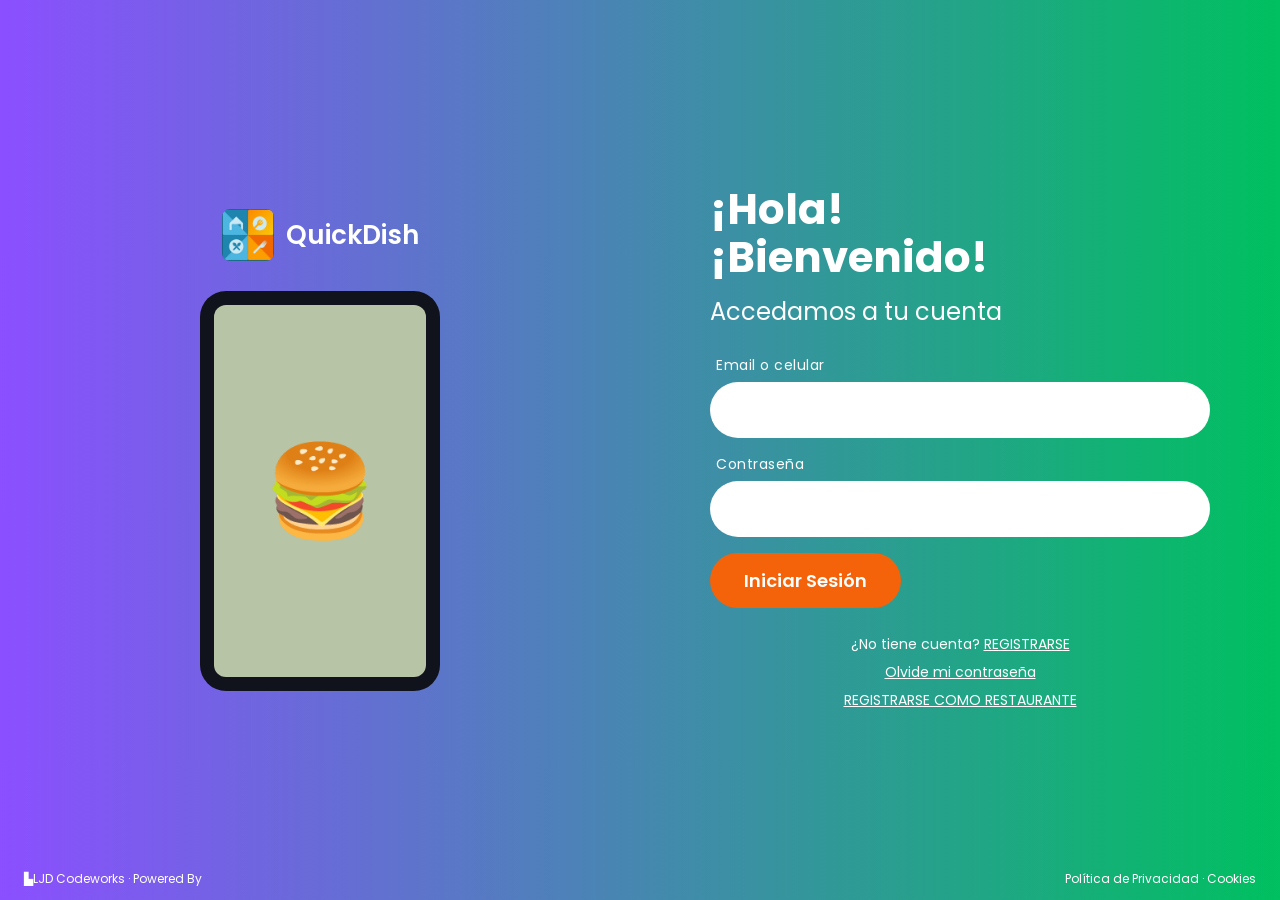
<file: index.html>
<!DOCTYPE html>
<html lang="es"><head><meta charset="utf-8"><meta name="viewport" content="width=device-width,initial-scale=1">
<title>Iniciar sesión · QuickDish</title><link rel="icon" href="img/logo.png">
<link href="https://fonts.googleapis.com/css2?family=Poppins:wght@400;500;600;700;800&display=swap" rel="stylesheet">
<link rel="stylesheet" href="css/style.css"></head>
<body class="pg" data-public>
<main class="split">
<div class="lft"><a class="logo" href="index.html"><i></i>QuickDish</a><div class="phone"><div>🍔</div></div></div>
<form class="card" id="f"><h1>¡Hola!<br>¡Bienvenido!</h1><h2>Accedamos a tu cuenta</h2>
<div class="err" id="e"></div><div class="ok" id="ok"></div>
<label class="lab">Email o celular</label><input class="in" id="u" required>
<label class="lab">Contraseña</label><input class="in" id="p" type="password" required>
<button class="btn">Iniciar Sesión</button>
<p class="lk">¿No tiene cuenta? <a href="registro.html">REGISTRARSE</a><br><a href="recuperar.html">Olvide mi contraseña</a><br><a href="registro.html">REGISTRARSE COMO RESTAURANTE</a></p></form></main><div class="foot"><span>▙LJD Codeworks · Powered By</span><span>Política de Privacidad · Cookies</span></div>
<script src="js/app.js"></script>
<script>
if(new URLSearchParams(location.search).get('ok'))msg('ok','Cuenta creada. Ya puedes iniciar sesión.');
if(me())location.replace('home.html');
$('#f').onsubmit=async e=>{e.preventDefault();const k=$('#u').value.trim().toLowerCase(),u=ls.get('qd_users',{})[k];
if(!u||u.h!==await sha($('#p').value))return msg('e','Email/celular o contraseña incorrectos.');
ss.set('qd_user',{email:k,nombre:u.nombre});location.href='home.html'}
</script></body></html>
</file>
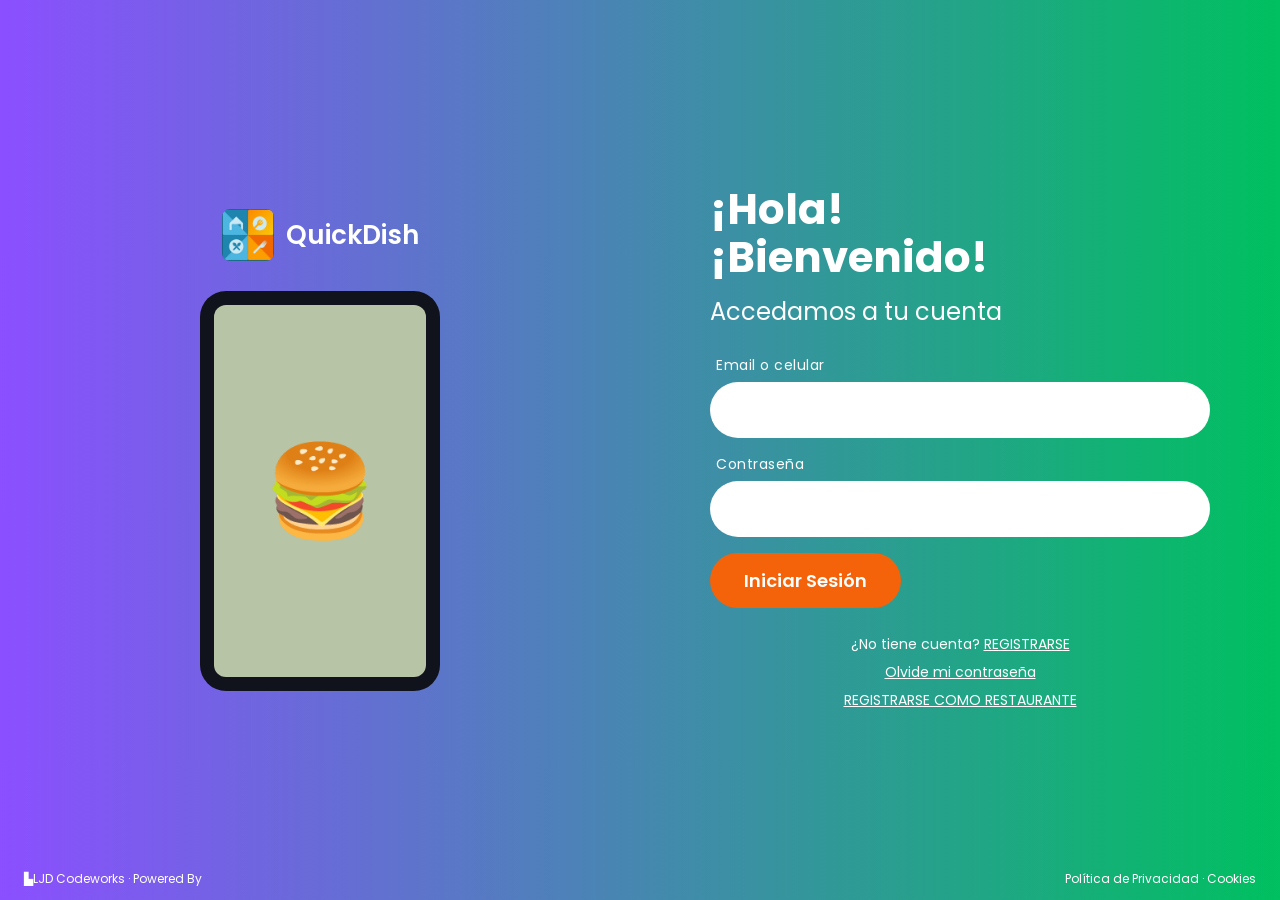
<file: quickdish-web/index.html>
<!DOCTYPE html>
<html lang="es"><head><meta charset="utf-8"><meta name="viewport" content="width=device-width,initial-scale=1">
<title>Iniciar sesión · QuickDish</title><link rel="icon" href="img/logo.png">
<link href="https://fonts.googleapis.com/css2?family=Poppins:wght@400;500;600;700;800&display=swap" rel="stylesheet">
<link rel="stylesheet" href="css/style.css"></head>
<body class="pg" data-public>
<main class="split">
<div class="lft"><a class="logo" href="index.html"><i></i>QuickDish</a><div class="phone"><div>🍔</div></div></div>
<form class="card" id="f"><h1>¡Hola!<br>¡Bienvenido!</h1><h2>Accedamos a tu cuenta</h2>
<div class="err" id="e"></div><div class="ok" id="ok"></div>
<label class="lab">Email o celular</label><input class="in" id="u" required>
<label class="lab">Contraseña</label><input class="in" id="p" type="password" required>
<button class="btn">Iniciar Sesión</button>
<p class="lk">¿No tiene cuenta? <a href="registro.html">REGISTRARSE</a><br><a href="recuperar.html">Olvide mi contraseña</a><br><a href="registro.html">REGISTRARSE COMO RESTAURANTE</a></p></form></main><div class="foot"><span>▙LJD Codeworks · Powered By</span><span>Política de Privacidad · Cookies</span></div>
<script src="js/app.js"></script>
<script>
if(new URLSearchParams(location.search).get('ok'))msg('ok','Cuenta creada. Ya puedes iniciar sesión.');
if(me())location.replace('restaurantes.html');
$('#f').onsubmit=async e=>{e.preventDefault();const k=$('#u').value.trim().toLowerCase(),u=ls.get('qd_users',{})[k];
if(!u||u.h!==await sha($('#p').value))return msg('e','Email/celular o contraseña incorrectos.');
ss.set('qd_user',{email:k,nombre:u.nombre});location.href='restaurantes.html'}
</script></body></html>
</file>
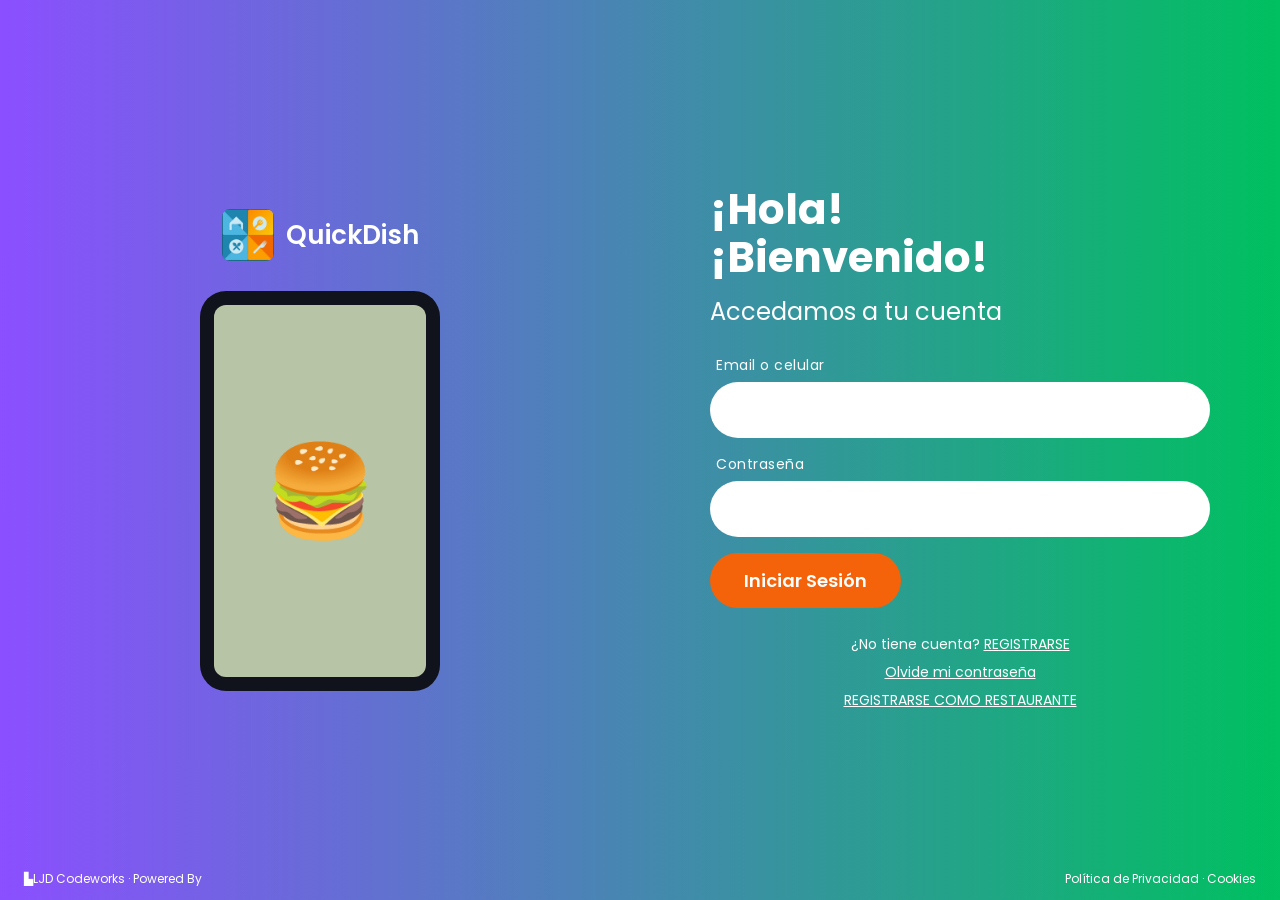
<file: carrito.html>
<!DOCTYPE html>
<html lang="es"><head><meta charset="utf-8"><meta name="viewport" content="width=device-width,initial-scale=1">
<title>Carrito · QuickDish</title><link rel="icon" href="img/logo.png">
<link href="https://fonts.googleapis.com/css2?family=Poppins:wght@400;500;600;700;800&display=swap" rel="stylesheet">
<link rel="stylesheet" href="css/style.css"></head>
<body class="pale">
<div id="nav"></div><div class="wrap"><h1>Mi carrito</h1><div id="c"></div></div>
<script src="js/app.js"></script>
<script>
function draw(){nav('');const t=totals();
if(!t.n){$('#c').innerHTML='<div class="box" style="text-align:center"><p style="font-size:60px">🧺</p><p style="margin:10px 0 18px">Tu carrito está vacío</p><a class="btn" href="restaurantes.html">Ver restaurantes</a></div>';return}
$('#c').innerHTML=`<div class="two"><div><p style="font-weight:700;margin-bottom:12px">Pedido en ${t.r.n}</p>${t.L.map(x=>`<div class="it"><span class="e">${x.p[3]}</span><div><b>${x.p[1]}</b><u>${cop(x.p[2]*x.q)}</u></div><div class="ct"><button onclick="rem('${x.p[0]}');draw()">−</button><b>${x.q}</b><button onclick="add('${t.r.id}','${x.p[0]}');draw()">+</button></div></div>`).join('')}</div>
<div><div class="box"><b>Dirección de entrega</b><p style="margin-top:6px;font-size:14px">🏠 CASA · Calle 20 # 13E - 44 / barrio candelaria</p></div>
<div class="box"><div class="ln2"><span>Subtotal</span><span>${cop(t.sub)}</span></div><div class="ln2"><span>Envío</span><span>${t.env?cop(t.env):'Gratis'}</span></div>${t.env?'<small>Envío gratis en compras desde $20.000</small>':''}<div class="ln2 tot"><span>Total</span><span>${cop(t.tot)}</span></div></div>
<a class="btn" style="width:100%;text-align:center" href="pago.html">Ir a pagar</a></div></div>`}
draw()
</script></body></html>
</file>
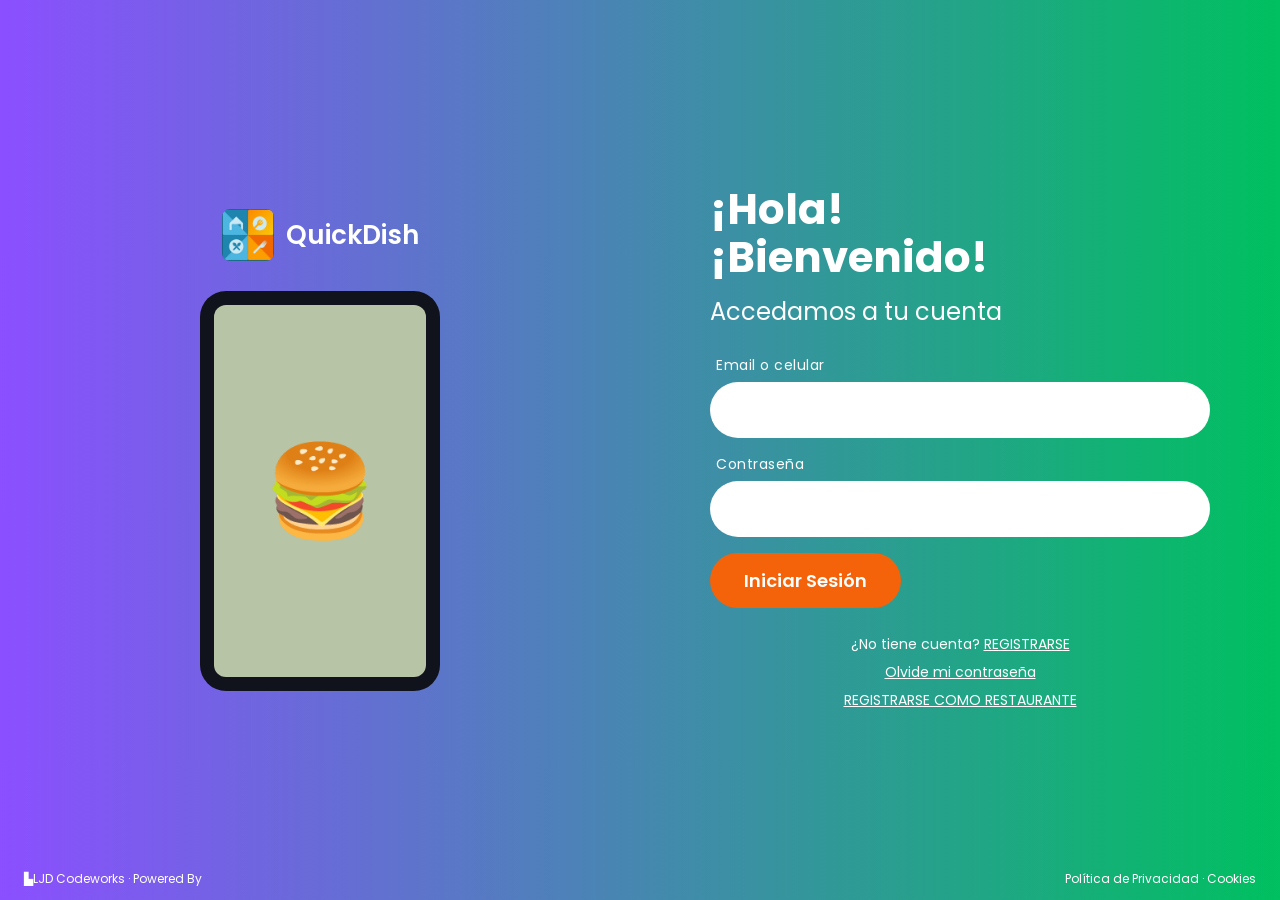
<file: chat.html>
<!DOCTYPE html>
<html lang="es"><head><meta charset="utf-8"><meta name="viewport" content="width=device-width,initial-scale=1">
<title>Chat · QuickDish</title><link rel="icon" href="img/logo.png">
<link href="https://fonts.googleapis.com/css2?family=Poppins:wght@400;500;600;700;800&display=swap" rel="stylesheet">
<link rel="stylesheet" href="css/style.css"></head>
<body class="pale">
<div id="nav"></div><div class="wrap"><a class="back" href="rastrear.html">‹ Volver al rastreo</a><h1 id="t"></h1><div class="chat"><div class="msgs" id="m"></div><form class="send" id="f"><input id="i" autocomplete="off" placeholder="Escribe un mensaje..."><button class="btn">Enviar</button></form></div><p class="note">Chat simulado para la práctica: las respuestas son automáticas.</p></div>
<script src="js/app.js"></script>
<script>
nav('Pedidos');
const con=new URLSearchParams(location.search).get('con')==='restaurante'?'restaurante':'domiciliario';
const T={domiciliario:['🛵 Chat con el domiciliario','¡Hola! Soy Carlos, tu domiciliario. Ya voy en camino con tu pedido 🛵'],restaurante:['🍽 Chat con QuickDish','¡Hola! Te habla el equipo de QuickDish. ¿En qué podemos ayudarte con tu pedido?']};
$('#t').textContent=T[con][0];
const hora=()=>new Date().toLocaleTimeString('es-CO',{hour:'2-digit',minute:'2-digit'});
const K=key('chat_'+con);let H=ls.get(K,null);if(!H){H=[{de:'ellos',t:T[con][1],h:hora()}];ls.set(K,H)}
function pintar(){const m=$('#m');m.innerHTML='';H.forEach(x=>{const d=document.createElement('div');d.className='bb '+x.de;d.textContent=x.t;const s=document.createElement('small');s.textContent=x.h;d.appendChild(s);m.appendChild(d)});m.scrollTop=m.scrollHeight}
function resp(t){t=t.toLowerCase();
if(/\b(gracias|vale|ok)\b/.test(t))return '¡Con gusto! 😊';
if(/d[oó]nde|ubica/.test(t))return con=='domiciliario'?'Voy por la Carrera 10, a unos 10 minutos de tu dirección.':'Tu pedido sale del punto más cercano a tu zona.';
if(/cu[aá]nto|demor|tiempo|llega/.test(t))return 'Calculo unos 10 a 15 minutos 🕒';
if(/direcci[oó]n|cambi/.test(t))return 'Escríbeme la nueva dirección y la confirmo si el pedido aún no ha salido.';
if(/cancel/.test(t))return 'Puedes cancelar desde la pantalla Rastrear pedido, mientras no haya salido.';
if(/hola|buenas/.test(t))return '¡Hola! ¿En qué te ayudo?';
return 'Entendido, lo tengo en cuenta 👍'}
$('#f').onsubmit=e=>{e.preventDefault();const t=$('#i').value.trim();if(!t)return;$('#i').value='';H.push({de:'yo',t,h:hora()});ls.set(K,H);pintar();
setTimeout(()=>{H.push({de:'ellos',t:resp(t),h:hora()});ls.set(K,H);pintar()},900)};
pintar()
</script></body></html>
</file>
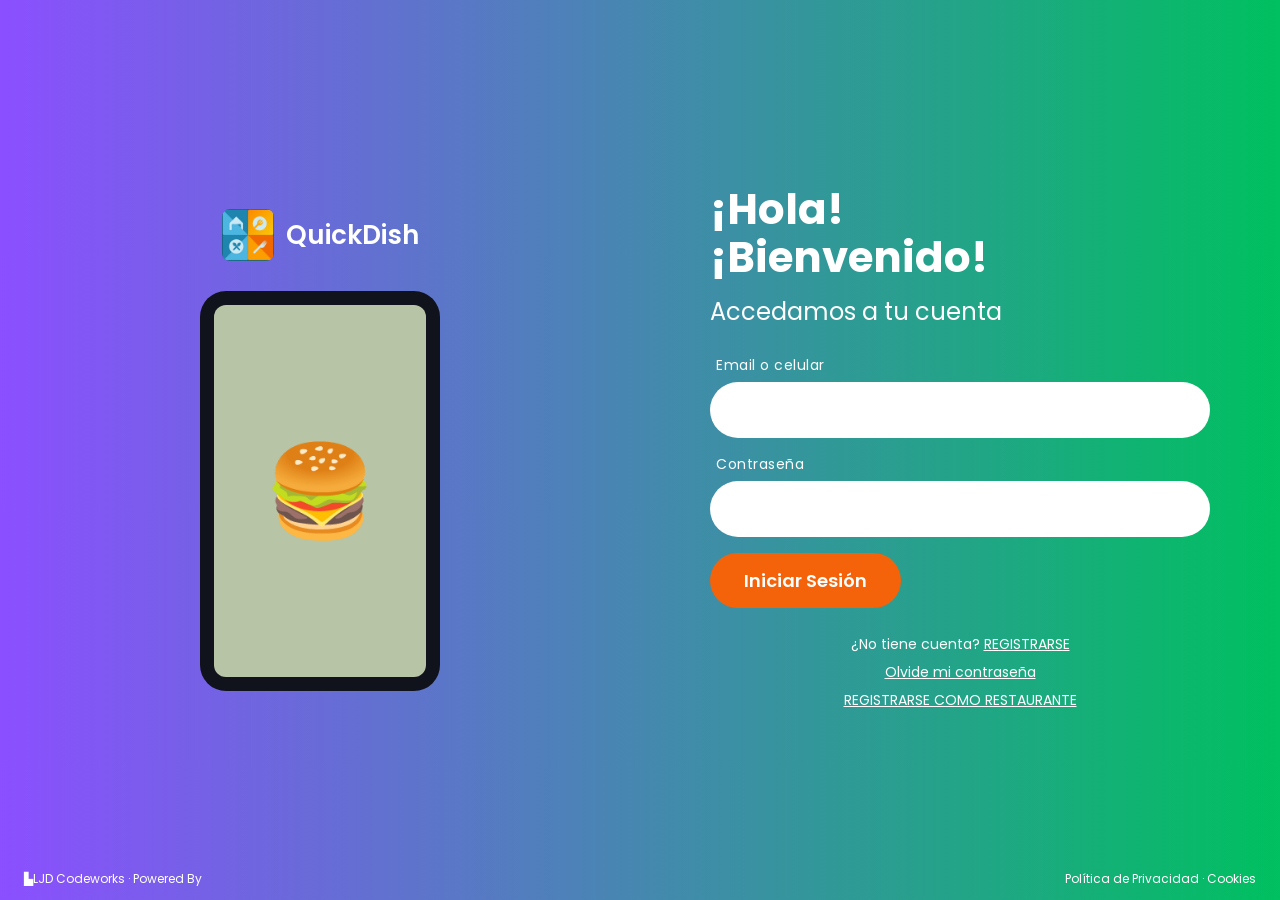
<file: estado.html>
<!DOCTYPE html>
<html lang="es"><head><meta charset="utf-8"><meta name="viewport" content="width=device-width,initial-scale=1">
<title>Estado del pedido · QuickDish</title><link rel="icon" href="img/logo.png">
<link href="https://fonts.googleapis.com/css2?family=Poppins:wght@400;500;600;700;800&display=swap" rel="stylesheet">
<link rel="stylesheet" href="css/style.css"></head>
<body class="pale">
<div id="nav"></div><div class="wrap"><h1 style="text-align:center">ESTADO DEL PEDIDO</h1><div class="ec" id="c"></div></div>
<script src="js/app.js"></script>
<script>
nav('Pedidos');const P=[['✔','Pedido recibido'],['👨‍🍳','En preparación'],['🔔','Listo para recoger'],['✔','Pedido completado']];
function draw(){const o=ls.get(key('order'),null);
if(!o){$('#c').innerHTML='No tienes pedidos activos. <a href="restaurantes.html"><b>Hacer un pedido</b></a>';return}
$('#c').innerHTML=`<p>ORDEN #${o.n}</p><p style="margin:8px 0">${o.r}</p><p style="font-size:16px">${o.items}</p>
<div class="st">${P.map((p,i)=>`<div class="${i<=o.paso?'d':''} ${i==2&&i<=o.paso?'c':''}"><i>${p[0]}</i><span>${p[1]}</span></div>`).join('')}</div>
<button class="btn" style="margin-top:24px;background:#0096b4;color:#111" ${o.paso>=3?'disabled':''} onclick="sig()">${o.paso>=3?'Pedido completado':'Marcar como listo'}</button>`}
function sig(){const o=ls.get(key('order'));o.paso=Math.min(o.paso+1,3);ls.set(key('order'),o);draw()}
draw()
</script></body></html>
</file>
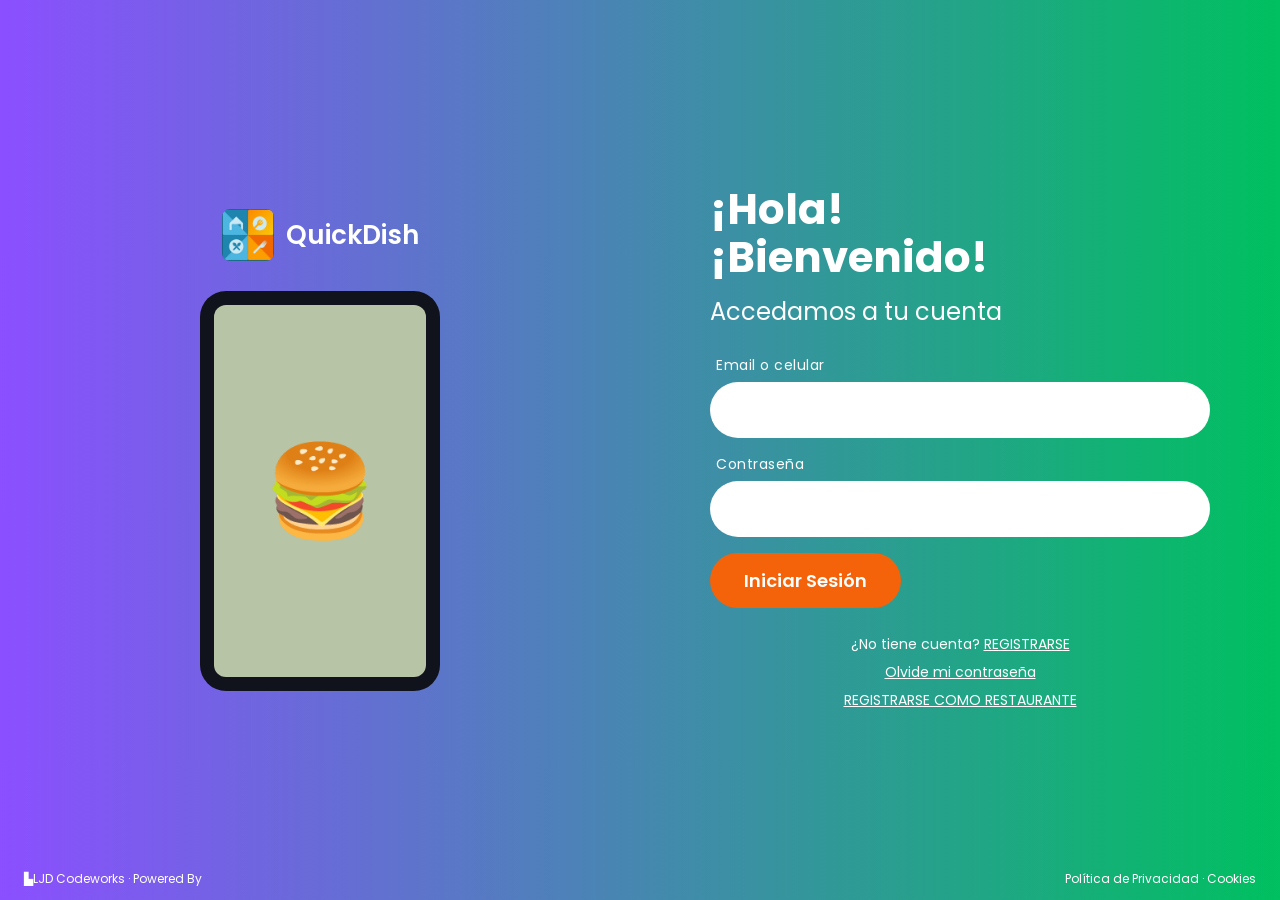
<file: home.html>
<!DOCTYPE html>
<html lang="es"><head><meta charset="utf-8"><meta name="viewport" content="width=device-width,initial-scale=1">
<title>Inicio · QuickDish</title><link rel="icon" href="img/logo.png">
<link href="https://fonts.googleapis.com/css2?family=Poppins:wght@400;500;600;700;800&display=swap" rel="stylesheet">
<link rel="stylesheet" href="css/style.css"></head>
<body class="home">
<div id="nav"></div><div class="wrap hw"><h1>ORDENAR</h1><h3 class="st2">Restaurantes cerca de usted</h3><div class="hg" id="r1"></div><div class="hh"><h3 class="st2">Recomendaciones para ti</h3><a href="restaurantes.html">VER TODO</a></div><div class="hg" id="r2"></div></div>
<script src="js/app.js"></script>
<script>
nav('Inicio');
const F=ls.get(key('favs'),[]),D=['1,5 km','2,1 km','0,8 km','3,0 km'];
const card=(id,href,img,n,pr,i)=>`<a class="hc" href="${href}"><img src="img/home/${img}" alt="${n}"><button class="fv ${F.includes(id)?'on':''}" onclick="fav(event,'${id}',this)">${F.includes(id)?'♥':'♡'}</button><b>${n}</b><small>★ 4.5 (250+ review)</small><div class="pr">${pr}<span>${D[i%4]}</span></div></a>`;
const IM={kfc:'pollo.png',mc:'burger.jpg',bk:'burgerfries.jpg',dom:'pizza.jpg'};
$('#r1').innerHTML=['kfc','mc','bk','dom'].map((id,i)=>{const r=R.find(x=>x.id==id),p=r.p.map(x=>x[2]);return card(id,'menu.html?r='+id,IM[id],r.n,cop(Math.min(...p))+' - '+cop(Math.max(...p)),i)}).join('');
const REC=[['kfc','kfc1','pollo.png'],['dom','dom2','pizza.jpg'],['bam','bam5','donuts.jpg'],['bk','bk1','burgerfries.jpg']];
$('#r2').innerHTML=REC.map(([rid,pid,img],i)=>{const r=R.find(x=>x.id==rid),p=r.p.find(x=>x[0]==pid);return card(pid,'menu.html?r='+rid,img,p[1],cop(p[2]),i+1)}).join('');
function fav(e,id,b){e.preventDefault();e.stopPropagation();let f=ls.get(key('favs'),[]);f=f.includes(id)?f.filter(x=>x!=id):[...f,id];ls.set(key('favs'),f);b.classList.toggle('on',f.includes(id));b.textContent=f.includes(id)?'♥':'♡'}
</script></body></html>
</file>
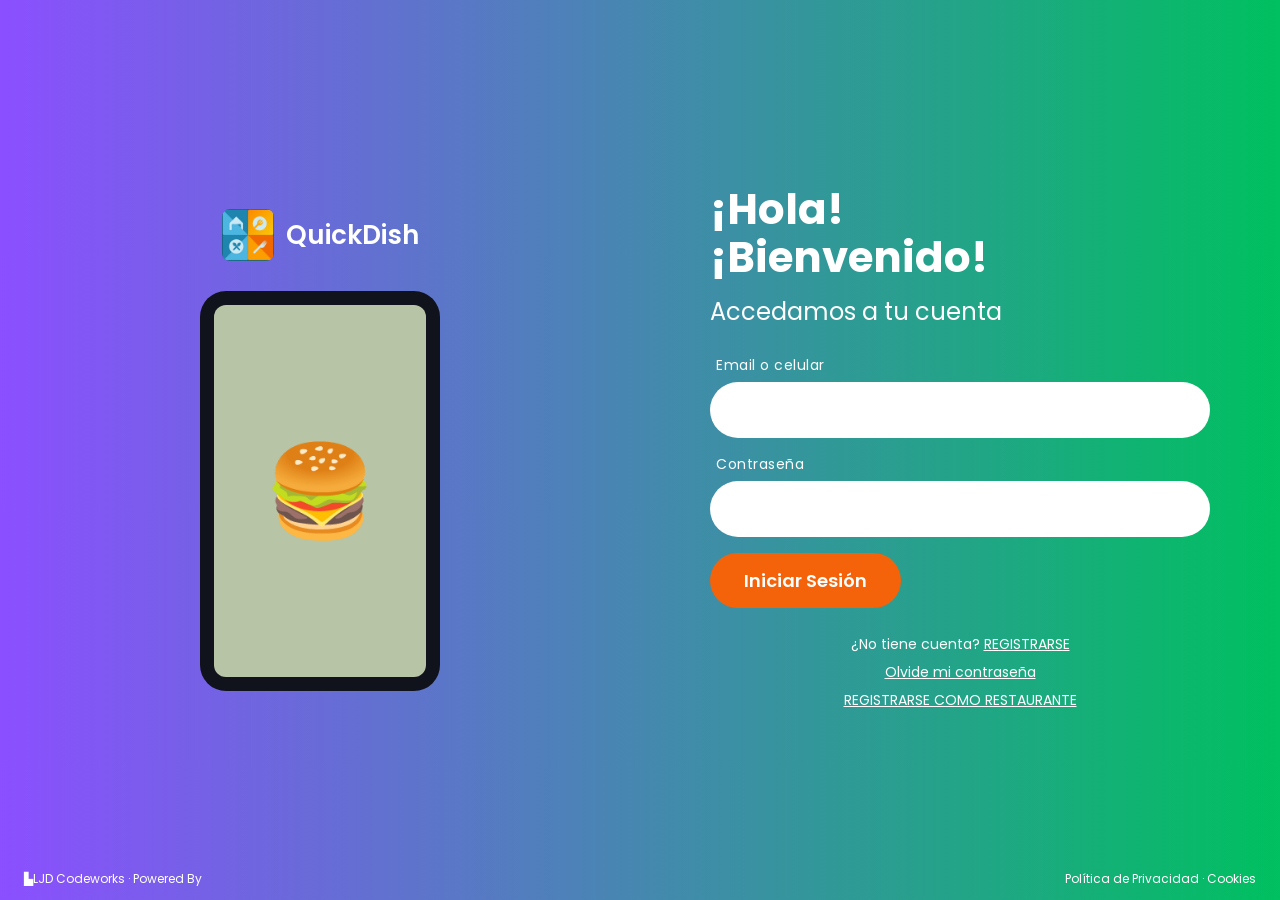
<file: menu.html>
<!DOCTYPE html>
<html lang="es"><head><meta charset="utf-8"><meta name="viewport" content="width=device-width,initial-scale=1">
<title>Menú · QuickDish</title><link rel="icon" href="img/logo.png">
<link href="https://fonts.googleapis.com/css2?family=Poppins:wght@400;500;600;700;800&display=swap" rel="stylesheet">
<link rel="stylesheet" href="css/style.css"></head>
<body class="pale">
<div id="nav"></div><div class="wrap"><div class="ban" id="b"></div><div id="l"></div><a class="bar" id="bar" href="carrito.html" style="display:none"></a></div>
<script src="js/app.js"></script>
<script>
const r=R.find(x=>x.id==new URLSearchParams(location.search).get('r'))||R[0];
function draw(){nav('Restaurantes');const c=cart().i,t=totals(),mine=t.r&&t.r.id==r.id;
$('#b').style.background=r.c;$('#b').innerHTML=`<span>${r.e}</span><div>${r.n}<br><small>${r.t} · ⏱ ${r.m}</small></div>`;
$('#l').innerHTML=r.p.map(p=>`<div class="it"><span class="e">${p[3]}</span><div><b>${p[1]}</b><u>${cop(p[2])}</u></div>${c[p[0]]&&mine?`<div class="ct"><button onclick="rem('${p[0]}');draw()">−</button><b>${c[p[0]]}</b><button onclick="add('${r.id}','${p[0]}');draw()">+</button></div>`:`<button class="btn" onclick="add('${r.id}','${p[0]}');draw()">Agregar</button>`}</div>`).join('');
$('#bar').style.display=t.n?'flex':'none';$('#bar').innerHTML=`<span>Ver carrito (${t.n})</span><span>${cop(t.sub)}</span>`}
draw()
</script></body></html>
</file>
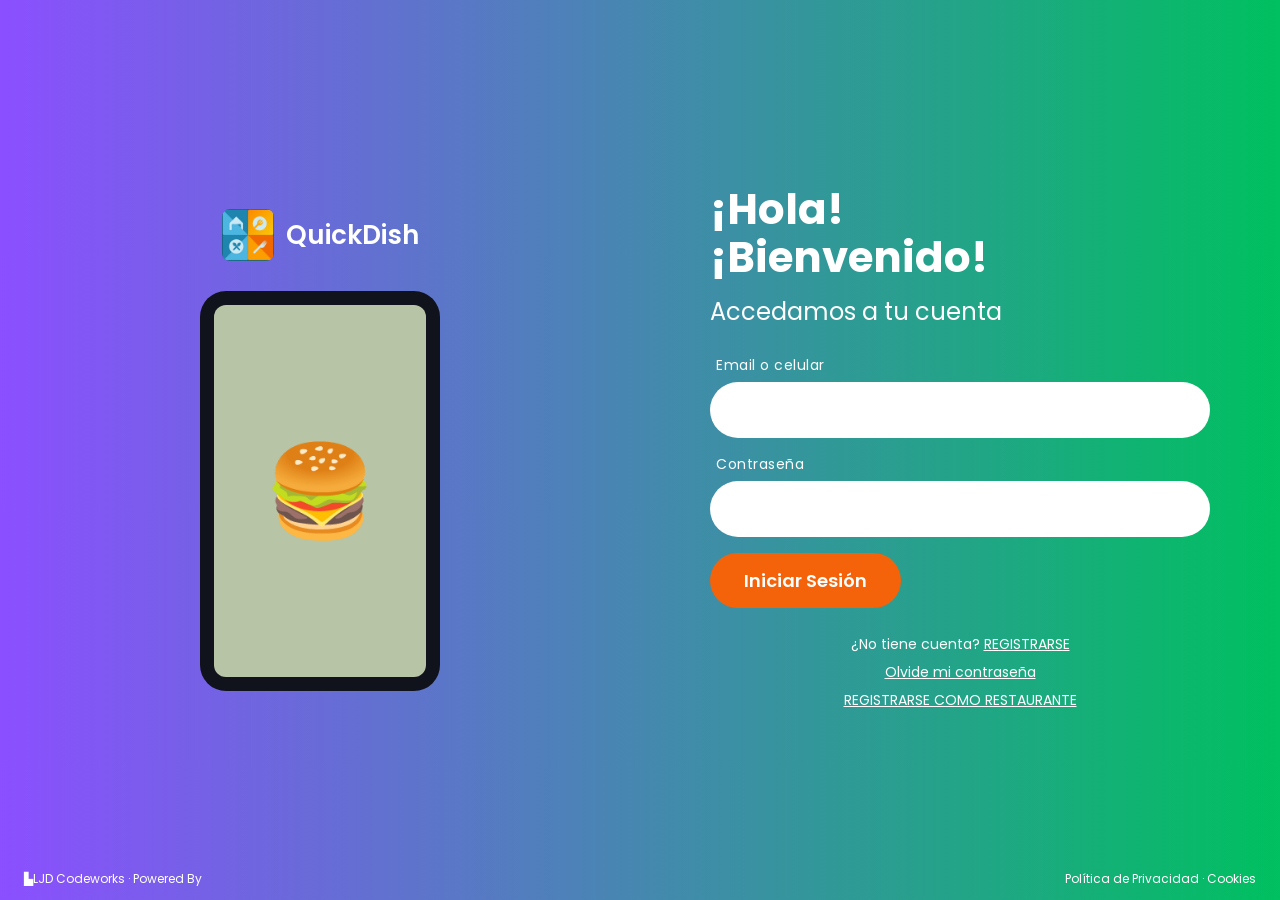
<file: pago.html>
<!DOCTYPE html>
<html lang="es"><head><meta charset="utf-8"><meta name="viewport" content="width=device-width,initial-scale=1">
<title>Pago · QuickDish</title><link rel="icon" href="img/logo.png">
<link href="https://fonts.googleapis.com/css2?family=Poppins:wght@400;500;600;700;800&display=swap" rel="stylesheet">
<link rel="stylesheet" href="css/style.css"></head>
<body class="pale">
<div id="nav"></div><div class="wrap"><h1>Pago</h1><div id="c"></div></div>
<script src="js/app.js"></script>
<script>
const M=[['credito','💳 Tarjeta de crédito'],['debito','💳 Tarjeta débito'],['nequi','📱 Nequi'],['daviplata','📱 Daviplata'],['pse','🏦 PSE (transferencia bancaria)'],['efectivo','💵 Efectivo contra entrega']];
let m='credito';nav('');const t=totals();
if(!t.n){$('#c').innerHTML='<div class="box">No tienes productos en el carrito. <a href="restaurantes.html"><b>Ver restaurantes</b></a></div>'}
else draw();
function draw(){const tj=m=='credito'||m=='debito';
$('#c').innerHTML=`<div class="two"><div><div class="box"><small>Total a pagar</small><div class="tot" style="color:#f4620a">${cop(t.tot)}</div></div><b>Método de pago</b><div style="margin-top:10px">${M.map(x=>`<div class="met ${m==x[0]?'on':''}" onclick="m='${x[0]}';draw()"><span>${x[1]}</span><span>${m==x[0]?'◉':'○'}</span></div>`).join('')}</div></div>
<div><div class="err" id="e"></div>${tj?`<div class="box"><label class="lab">Número de la tarjeta</label><input class="fi" id="num" inputmode="numeric" placeholder="0000 0000 0000 0000"><label class="lab">Nombre en la tarjeta</label><input class="fi" id="nom"><div class="row2"><div><label class="lab">Vence (MM/AA)</label><input class="fi" id="ven" placeholder="MM/AA"></div><div><label class="lab">CVV</label><input class="fi" id="cvv" type="password" inputmode="numeric"></div></div></div>`:''}
${m=='nequi'||m=='daviplata'?'<div class="box"><label class="lab">Número de celular</label><input class="fi" id="cel" inputmode="numeric" placeholder="3001234567"></div>':''}
${m=='pse'?'<div class="box">Al confirmar te llevaríamos al portal de tu banco para autorizar el pago.</div>':''}${m=='efectivo'?'<div class="box">Pagas en efectivo cuando llegue el domiciliario.</div>':''}
<p style="font-size:12px;margin:8px 0 14px">Pago simulado para la práctica: no se cobra nada ni se guardan datos de tarjeta.</p>
<button class="btn" style="width:100%" onclick="pagar()">Pagar ${cop(t.tot)}</button></div></div>`;
if(tj){$('#num').oninput=e=>e.target.value=e.target.value.replace(/\D/g,'').slice(0,16).replace(/(.{4})/g,'$1 ').trim();
$('#ven').oninput=e=>{const d=e.target.value.replace(/\D/g,'').slice(0,4);e.target.value=d.length>2?d.slice(0,2)+'/'+d.slice(2):d}}}
function pagar(){const tj=m=='credito'||m=='debito';
if(tj){if($('#num').value.replace(/\s/g,'').length<15)return msg('e','El número de la tarjeta está incompleto.');
if($('#nom').value.trim().length<3)return msg('e','Escribe el nombre como aparece en la tarjeta.');
if(!/^(0[1-9]|1[0-2])\/\d{2}$/.test($('#ven').value))return msg('e','La fecha debe tener el formato MM/AA.');
if($('#cvv').value.length<3)return msg('e','El CVV debe tener 3 o 4 números.')}
if((m=='nequi'||m=='daviplata')&&$('#cel').value.length!=10)return msg('e','El celular debe tener 10 dígitos.');
const o={n:String(Math.floor(1000+Math.random()*9000)),r:t.r.n,tot:t.tot,met:M.find(x=>x[0]==m)[1],items:t.L.map(x=>x.q+' '+x.p[1]).join(', '),paso:0};
ls.set(key('order'),o);saveCart({r:null,i:{}});nav('');
$('#c').innerHTML=`<div class="box" style="text-align:center;max-width:520px;margin:0 auto"><p style="font-size:70px">✅</p><h2>¡Pedido confirmado!</h2><p style="margin:14px 0">Orden #${o.n} · ${o.r}<br>Pago: ${o.met}<br><b>Total: ${cop(o.tot)}</b></p><a class="btn" href="rastrear.html">Rastrear pedido</a><p class="lk"><a href="restaurantes.html">Volver a restaurantes</a></p></div>`}
</script></body></html>
</file>
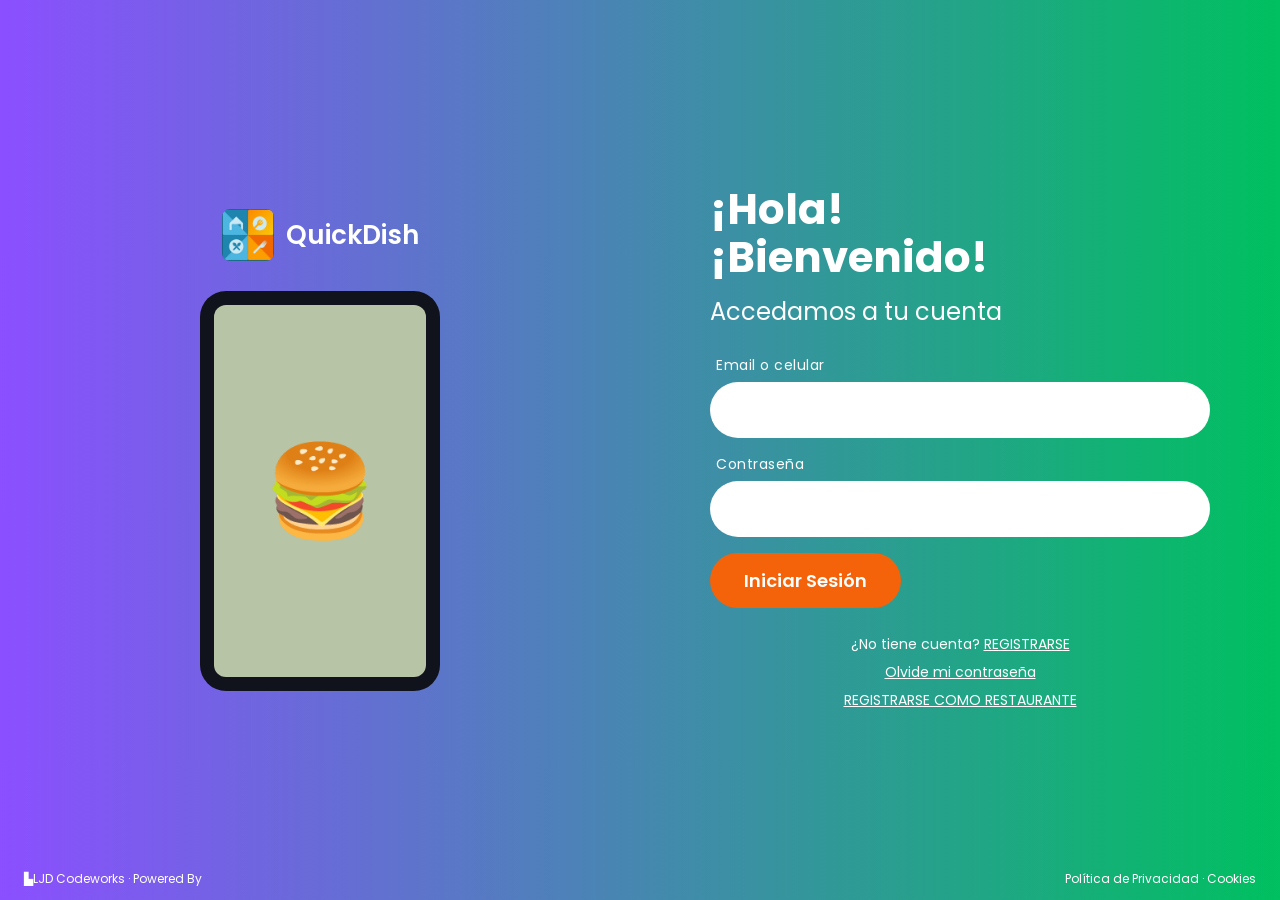
<file: perfil.html>
<!DOCTYPE html>
<html lang="es"><head><meta charset="utf-8"><meta name="viewport" content="width=device-width,initial-scale=1">
<title>Mi cuenta · QuickDish</title><link rel="icon" href="img/logo.png">
<link href="https://fonts.googleapis.com/css2?family=Poppins:wght@400;500;600;700;800&display=swap" rel="stylesheet">
<link rel="stylesheet" href="css/style.css"></head>
<body class="">
<div class="mnav" id="nav"></div><div class="dash"><div class="sb"><a class="logo" href="restaurantes.html"><i></i>QuickDish</a><a class="a">▦ Datos personales</a><a href="restaurantes.html">🍽 Restaurantes</a><a href="rastrear.html">🛵 Pedidos</a><a href="carrito.html">🧺 Mi carrito</a><a>🧾 Facturación</a><a>👛 Metodos de pago</a><a>⚙ Configuración</a><a href="#" onclick="salir()">↪ Cerrar Sesión</a></div>
<main><div class="ok" id="ok"></div><div style="text-align:right"><a href="#" id="s" style="color:#999;font-weight:700;font-size:20px;text-decoration:none">GUARDAR CAMBIOS</a></div>
<label class="dl">Nombre Completo</label><input class="uf" id="n"><label class="dl">Fecha de nacimiento</label><input class="uf" id="d" type="date"><label class="dl">Identificación</label><input class="uf" id="i">
<label class="dl">Email / Celular</label><input class="uf" id="u" disabled><label class="dl">Nueva contraseña (opcional)</label><input class="uf" id="p" type="password">
<label class="dl" style="margin-top:34px">DIRECCIONES</label><div class="dir t">Casa<br>Calle 20 # 13E - 44 / Barrio Candelaria</div><div class="dir">Trabajo<br>Calle 9 # 11A - 5 / Barrio Candelaria</div><div id="ex"></div><div class="dir" style="text-align:center;font-style:italic;cursor:pointer" onclick="nueva()">Añadir dirección</div></main>
<aside><b>RESTAURANTES DESTACADOS</b><p style="margin:14px 0 26px;font-size:22px;font-weight:800">KFC &nbsp; <span style="background:#e51b24;color:#ffc72c;padding:6px 12px;border-radius:8px">M</span></p><b>CUPONES</b><div style="margin-top:14px"><div class="cp t"><b>EMPANADAS BAMBI</b><br>10% DE DESCUENTO</div><div class="cp"><b>ITALIANISIMO</b><br>15% DE DESCUENTO</div><div class="cp"><b>ENVÍO GRATIS</b><br>Compras mayores a $20.000</div></div></aside></div>
<script src="js/app.js"></script>
<script>
nav('Mi cuenta');const us=ls.get('qd_users',{}),k=me().email,u=us[k]||{};
$('#n').value=u.nombre||'';$('#d').value=u.fecha||'';$('#i').value=u.id||'';$('#u').value=k;
const A=()=>ls.get(key('dirs'),[]);const pintar=()=>$('#ex').innerHTML=A().map(a=>`<div class="dir">${a}</div>`).join('');pintar();
function nueva(){const t=prompt('Escribe la nueva dirección:');if(t&&t.trim()){ls.set(key('dirs'),[...A(),t.trim()]);pintar()}}
$('#s').onclick=async e=>{e.preventDefault();u.nombre=$('#n').value.trim()||u.nombre;u.fecha=$('#d').value;u.id=$('#i').value.trim();
if($('#p').value){if($('#p').value.length<6)return alert('La contraseña debe tener mínimo 6 caracteres.');u.h=await sha($('#p').value)}
us[k]=u;ls.set('qd_users',us);ss.set('qd_user',{email:k,nombre:u.nombre});msg('ok','Cambios guardados.')}
</script></body></html>
</file>
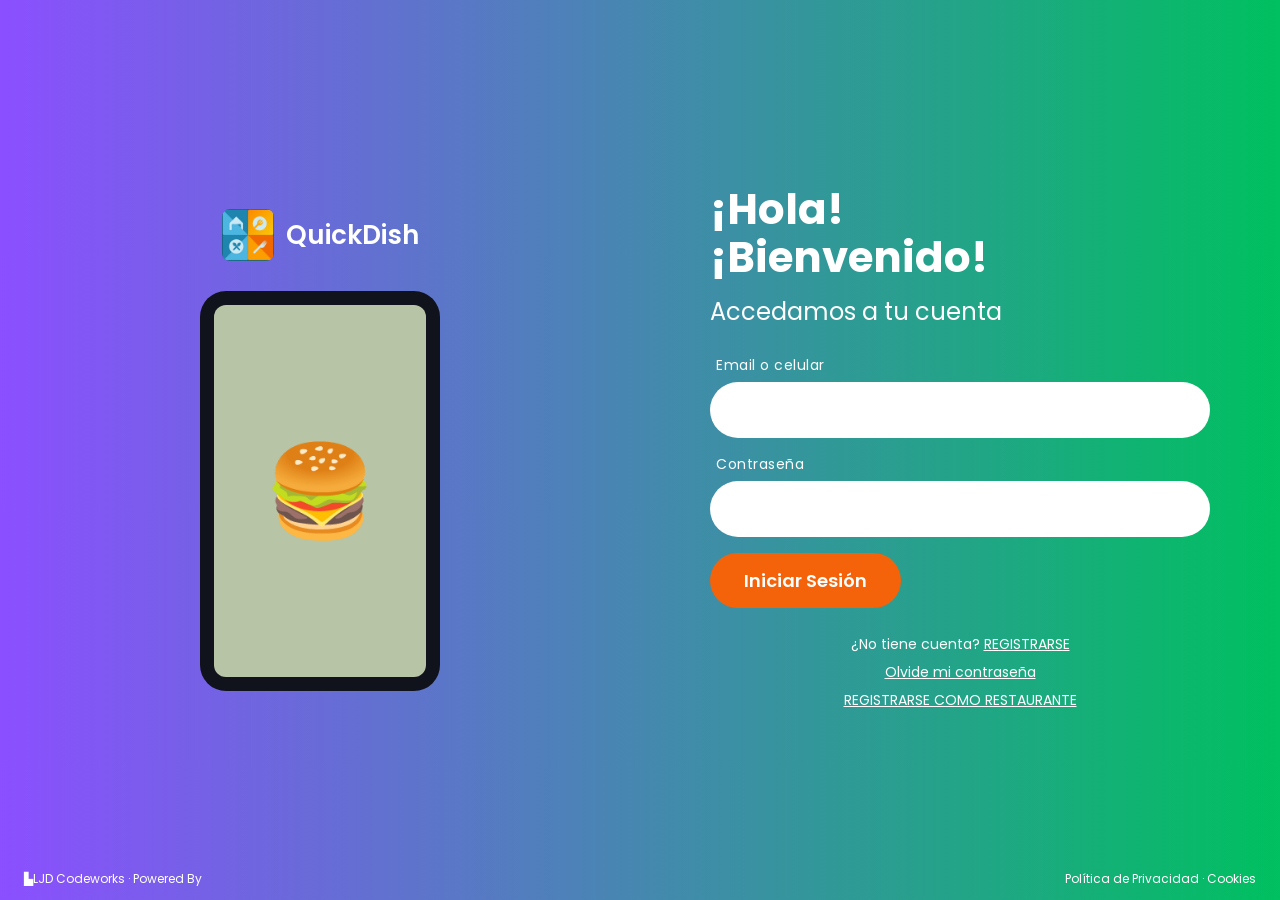
<file: rastrear.html>
<!DOCTYPE html>
<html lang="es"><head><meta charset="utf-8"><meta name="viewport" content="width=device-width,initial-scale=1">
<title>Rastrear pedido · QuickDish</title><link rel="icon" href="img/logo.png">
<link href="https://fonts.googleapis.com/css2?family=Poppins:wght@400;500;600;700;800&display=swap" rel="stylesheet">
<link rel="stylesheet" href="css/style.css"></head>
<body class="pale">
<div id="nav"></div><div class="wrap"><h1>Rastrear Pedido</h1><div id="o"></div><div class="tr"><div class="tl"><a href="restaurantes.html"><em>📦</em>Agregar productos</a><a href="estado.html"><b>Pedido</b><em>🍕</em></a><a href="chat.html?con=domiciliario"><em>🛵</em>Chatear con domiciliario</a><a href="chat.html?con=restaurante"><em style="font-size:32px;color:#1a9a9a;font-weight:800">QuickDish</em>Chatear con restaurante</a><button class="cn" onclick="cancelar()">CANCELAR PEDIDO</button></div>
<div class="mp"><a href="https://www.google.com/maps/search/?api=1&query=Calle%2020%20%23%2013E%20-%2044%2C%20Candelaria%2C%20Bogot%C3%A1%2C%20Colombia" target="_blank" rel="noopener"><svg viewBox="0 0 400 270"><rect width="400" height="270" fill="#d6d2cd"/><rect x="95" y="10" width="38" height="58" rx="6" fill="#43b843"/><path d="M60 0v270M0 120h400" stroke="#fbb040" stroke-width="22"/><path d="M168 0v130L240 270" stroke="#fbb040" stroke-width="18" fill="none"/><path d="M168 130L400 40" stroke="#fbb040" stroke-width="18"/><path d="M400 140C300 100 230 150 240 270H400Z" fill="#aee0ec"/><path d="M290 270C300 240 340 232 400 240V270Z" fill="#43b843"/><g fill="#f04e37"><circle cx="262" cy="38" r="7"/><circle cx="190" cy="82" r="7"/><circle cx="240" cy="108" r="7"/><circle cx="48" cy="130" r="7"/><circle cx="110" cy="150" r="7"/><path d="M60 175l22 50-22-8-22 8z"/></g></svg></a><h3>RASTREA TU PEDIDO EN VIVO</h3><p>El domiciliario esta en camino a tu domicilio</p><a class="btn mapa" href="https://www.google.com/maps/search/?api=1&query=Calle%2020%20%23%2013E%20-%2044%2C%20Candelaria%2C%20Bogot%C3%A1%2C%20Colombia" target="_blank" rel="noopener">📍 Abrir en Google Maps</a></div></div></div>
<script src="js/app.js"></script>
<script>
nav('Pedidos');const o=ls.get(key('order'),null);
$('#o').innerHTML=o?`<div class="box"><b>Orden #${o.n} · ${o.r}</b><br><small>${o.items} · ${cop(o.tot)}</small></div>`:'<div class="box">No tienes pedidos activos. <a href="restaurantes.html"><b>Hacer un pedido</b></a></div>';
function cancelar(){if(!o)return alert('No tienes un pedido activo.');if(confirm('¿Cancelar el pedido #'+o.n+'?')){localStorage.removeItem(key('order'));location.reload()}}
</script></body></html>
</file>
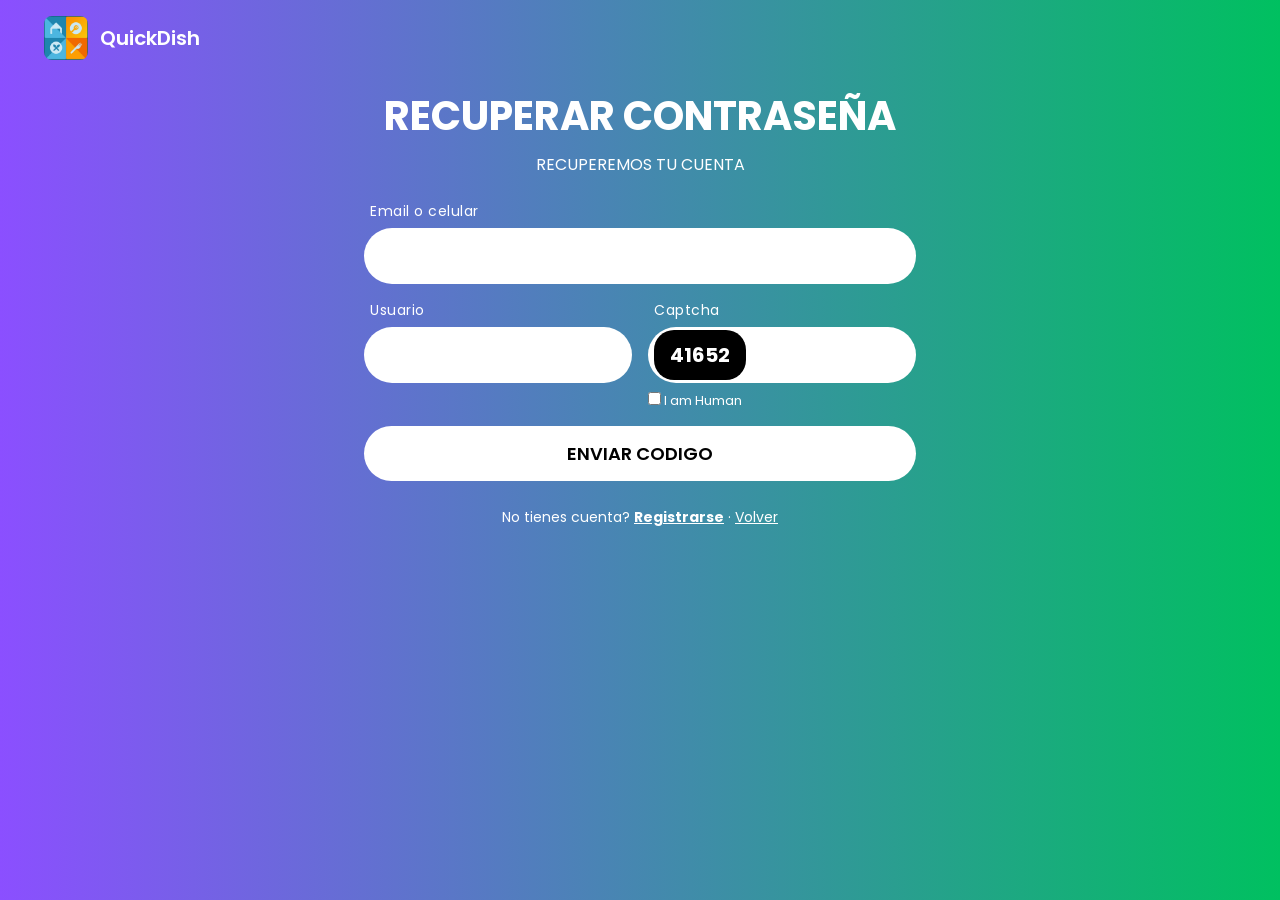
<file: recuperar.html>
<!DOCTYPE html>
<html lang="es"><head><meta charset="utf-8"><meta name="viewport" content="width=device-width,initial-scale=1">
<title>Recuperar contraseña · QuickDish</title><link rel="icon" href="img/logo.png">
<link href="https://fonts.googleapis.com/css2?family=Poppins:wght@400;500;600;700;800&display=swap" rel="stylesheet">
<link rel="stylesheet" href="css/style.css"></head>
<body class="pg" data-public>
<div class="nav"><a class="logo" href="index.html"><i></i>QuickDish</a></div>
<main style="max-width:600px;margin:0 auto;padding:10px 24px 60px;text-align:center"><h1 style="font-size:40px">RECUPERAR CONTRASEÑA</h1><p style="margin:6px 0 24px">RECUPEREMOS TU CUENTA</p>
<form id="f" style="text-align:left"><div class="err" id="e"></div><div class="ok" id="ok"></div>
<label class="lab">Email o celular</label><input class="in" id="u" required>
<div class="row2"><div><label class="lab">Usuario</label><input class="in" id="n" required></div>
<div><label class="lab">Captcha</label><div class="cap"><b id="c">00000</b></div><label style="font-size:13px"><input type="checkbox" id="h"> I am Human</label></div></div>
<button class="btn" style="width:100%;margin-top:14px;background:#fff;color:#000">ENVIAR CODIGO</button></form>
<p class="lk">No tienes cuenta? <a href="registro.html"><b>Registrarse</b></a> · <a href="index.html">Volver</a></p></main>
<script src="js/app.js"></script>
<script>
$('#c').textContent=String(Math.floor(10000+Math.random()*90000));
$('#f').onsubmit=e=>{e.preventDefault();if(!$('#h').checked)return msg('e','Confirma que eres humano.');
const u=ls.get('qd_users',{})[$('#u').value.trim().toLowerCase()];
if(!u)return msg('e','No encontramos una cuenta con ese email o celular.');
msg('ok','Código enviado (simulado). Cuando la app se conecte a una base de datos real, llegará a tu correo.')}
</script></body></html>
</file>
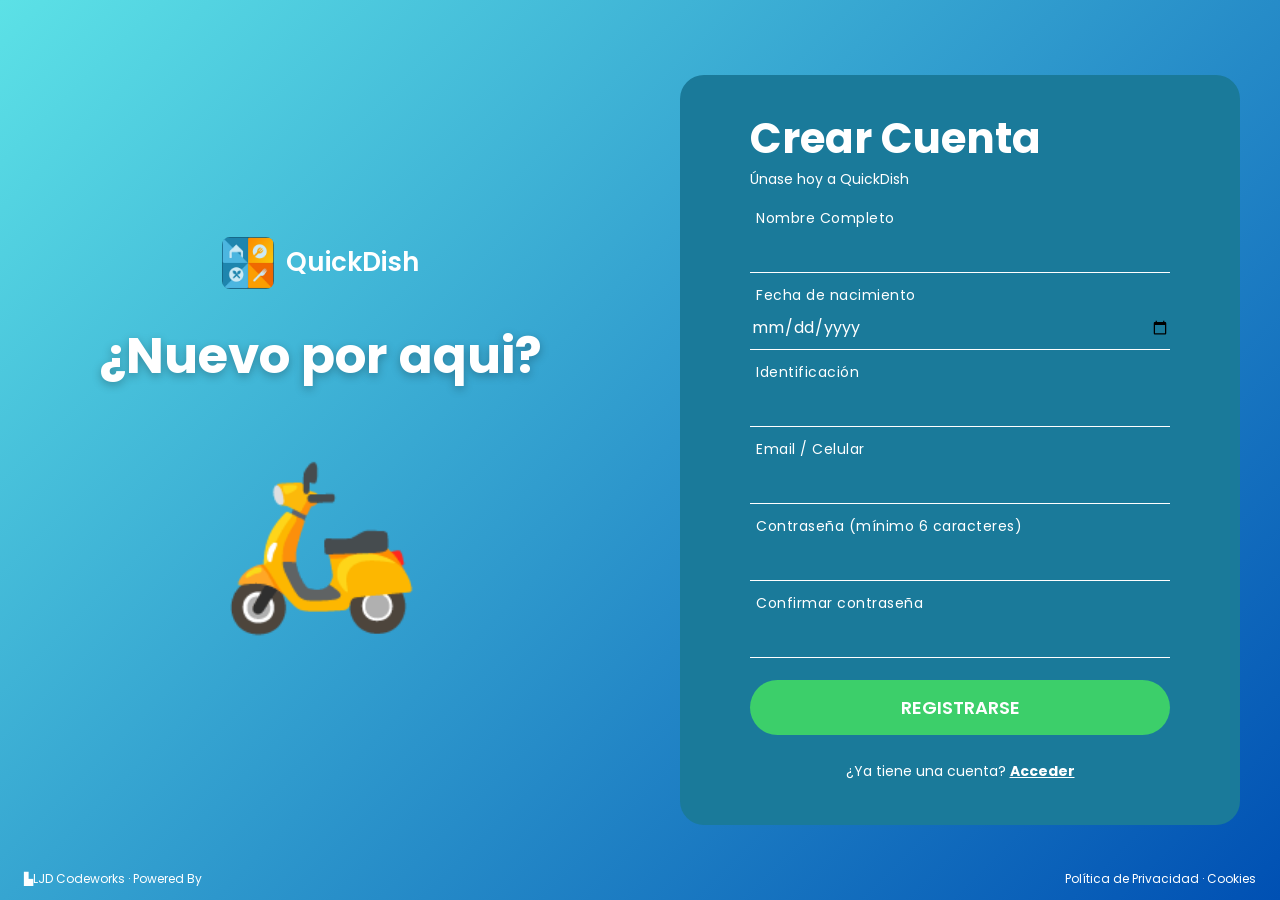
<file: registro.html>
<!DOCTYPE html>
<html lang="es"><head><meta charset="utf-8"><meta name="viewport" content="width=device-width,initial-scale=1">
<title>Crear cuenta · QuickDish</title><link rel="icon" href="img/logo.png">
<link href="https://fonts.googleapis.com/css2?family=Poppins:wght@400;500;600;700;800&display=swap" rel="stylesheet">
<link rel="stylesheet" href="css/style.css"></head>
<body class="reg" data-public>
<main class="split">
<div class="lft"><a class="logo" href="index.html"><i></i>QuickDish</a><h1>¿Nuevo por aqui?</h1><div class="big">🛵</div></div>
<form class="card" id="f"><h1>Crear Cuenta</h1><p style="margin:6px 0 18px;font-size:14px">Únase hoy a QuickDish</p>
<div class="err" id="e"></div>
<label class="lab">Nombre Completo</label><input class="ul" id="n" required>
<label class="lab">Fecha de nacimiento</label><input class="ul" id="d" type="date" required>
<label class="lab">Identificación</label><input class="ul" id="i" required>
<label class="lab">Email / Celular</label><input class="ul" id="u" required>
<label class="lab">Contraseña (mínimo 6 caracteres)</label><input class="ul" id="p" type="password" required>
<label class="lab">Confirmar contraseña</label><input class="ul" id="p2" type="password" required>
<button class="btn g" style="width:100%;margin-top:10px">REGISTRARSE</button>
<p class="lk">¿Ya tiene una cuenta? <a href="index.html"><b>Acceder</b></a></p></form></main><div class="foot"><span>▙LJD Codeworks · Powered By</span><span>Política de Privacidad · Cookies</span></div>
<script src="js/app.js"></script>
<script>
$('#f').onsubmit=async e=>{e.preventDefault();const k=$('#u').value.trim().toLowerCase(),us=ls.get('qd_users',{});
if($('#p').value.length<6)return msg('e','La contraseña debe tener mínimo 6 caracteres.');
if($('#p').value!==$('#p2').value)return msg('e','Las contraseñas no coinciden.');
if(us[k])return msg('e','Ya existe una cuenta con ese email o celular.');
us[k]={nombre:$('#n').value.trim(),fecha:$('#d').value,id:$('#i').value.trim(),h:await sha($('#p').value)};
ls.set('qd_users',us);location.href='index.html?ok=1'}
</script></body></html>
</file>
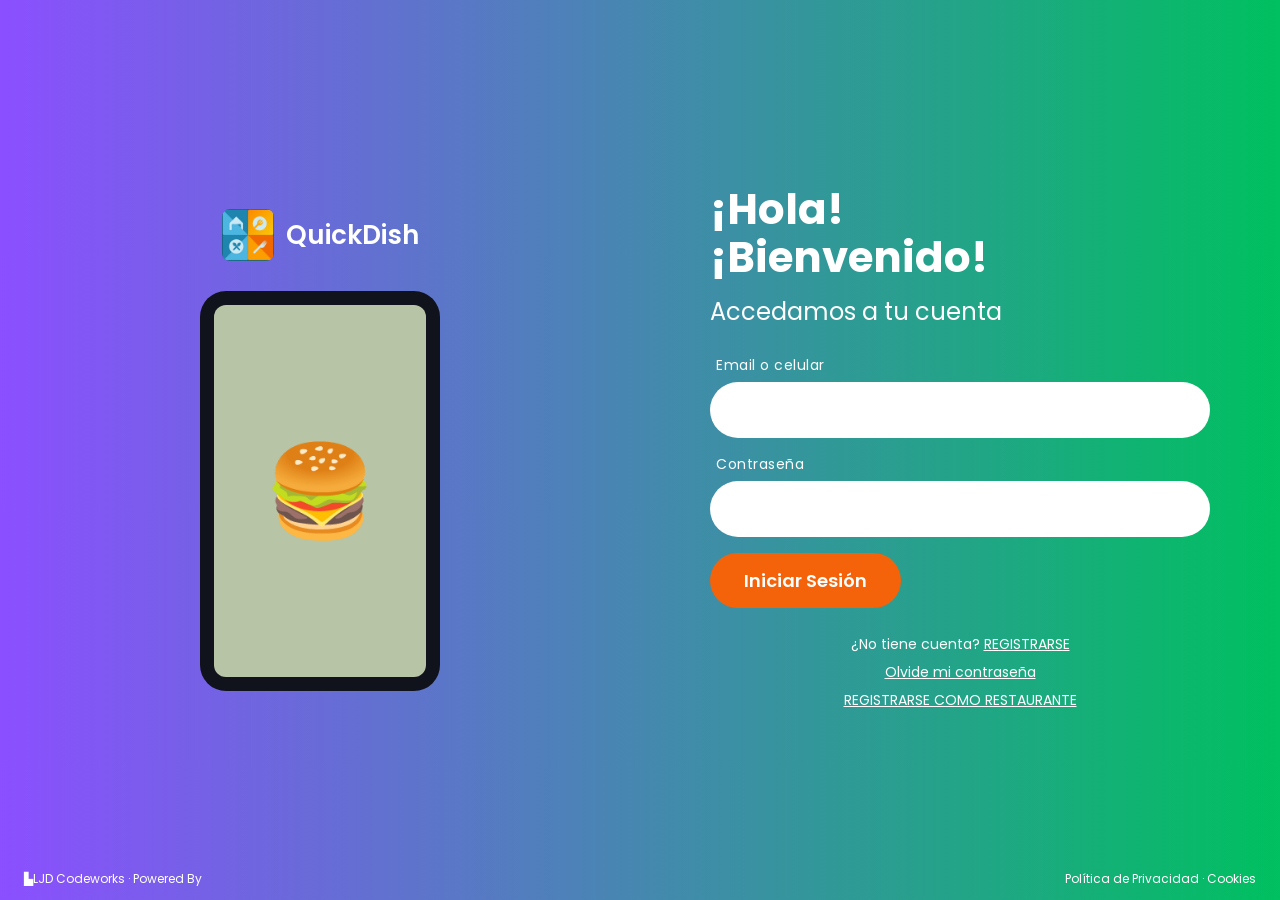
<file: restaurantes.html>
<!DOCTYPE html>
<html lang="es"><head><meta charset="utf-8"><meta name="viewport" content="width=device-width,initial-scale=1">
<title>Restaurantes · QuickDish</title><link rel="icon" href="img/logo.png">
<link href="https://fonts.googleapis.com/css2?family=Poppins:wght@400;500;600;700;800&display=swap" rel="stylesheet">
<link rel="stylesheet" href="css/style.css"></head>
<body class="pale">
<div id="nav"></div><div class="wrap"><h1>Restaurantes</h1><div class="grid" id="g"></div></div>
<script src="js/app.js"></script>
<script>
nav('Restaurantes');
$('#g').innerHTML=R.map(r=>`<a class="rc" href="menu.html?r=${r.id}"><i style="background:${r.c}">${r.e}</i><div><b>${r.n}</b><small>${r.t}</small><small>⏱ ${r.m} · Desde ${cop(Math.min(...r.p.map(p=>p[2])))}</small></div></a>`).join('')
</script></body></html>
</file>
<file: css/style.css>
:root{--pg:linear-gradient(90deg,#8b4fff,#00c060);--teal:linear-gradient(#34c9c3,#1a9a9a);--or:#f4620a}
*{box-sizing:border-box;margin:0;font-family:Poppins,Arial,sans-serif}
body{min-height:100vh;color:#111}a{color:inherit}
.logo{display:flex;align-items:center;gap:12px;font-weight:600;font-size:26px;text-decoration:none}
.logo i{width:52px;height:52px;border-radius:8px;background:url(../img/logo.png) center/cover;flex:none}
.pg{background:var(--pg);color:#fff}.reg{background:linear-gradient(135deg,#5ce1e6,#0050b3);color:#fff}
.pale{background:linear-gradient(120deg,#a8c0f8,#d9f6ff 40%,#f6fff0)}
.lab{display:block;font-size:14px;letter-spacing:.5px;margin-left:6px}
.in{display:block;width:100%;height:56px;border-radius:30px;border:0;padding:0 24px;font-size:16px;margin:6px 0 16px;background:#fff}
.btn{border:0;border-radius:30px;color:#fff;font-weight:600;font-size:18px;padding:14px 34px;cursor:pointer;background:var(--or);text-decoration:none;display:inline-block}
.btn.g{background:#3ccf6a}.btn:disabled{opacity:.5;cursor:default}
.err,.ok{border-radius:12px;padding:10px 14px;margin-bottom:14px;display:none;font-size:14px;background:#c0392b;color:#fff}
.ok{background:#1e8449}.err.on,.ok.on{display:block}
.split{display:grid;grid-template-columns:1fr 1fr;min-height:100vh;align-items:center}
.lft{padding:40px;display:flex;flex-direction:column;align-items:center;gap:30px}
.card{padding:40px 70px;max-width:700px;width:100%;margin:0 auto}
.card h1{font-size:42px;line-height:1.15}.card h2{font-weight:400;font-size:24px;margin:12px 0 26px}
.lk{margin-top:22px;font-size:14px;text-align:center;line-height:2}
.phone{width:240px;height:400px;background:#10121c;border-radius:26px;padding:14px}
.phone div{background:#b7c4a5;height:100%;border-radius:12px;display:grid;place-items:center;font-size:90px}
.foot{position:absolute;left:24px;right:24px;bottom:12px;font-size:12px;display:flex;justify-content:space-between}
.reg .card{background:#1a7a9a;border-radius:24px;margin:40px;width:auto}
.reg .lft h1{font-size:50px;text-shadow:0 3px 10px #0004}.reg .big{font-size:160px}
.ul{background:none;border:0;border-bottom:1px solid #fff;color:#fff;height:44px;width:100%;font-size:16px;margin-bottom:12px;outline:0}
.cap{display:flex;align-items:center;background:#fff;height:56px;border-radius:30px;padding:0 6px;margin:6px 0 4px}
.cap b{background:#000;color:#fff;padding:10px 16px;border-radius:20px;font-size:20px}
.row2{display:grid;grid-template-columns:1fr 1fr;gap:16px}
/* NAV */
.nav{display:flex;justify-content:space-between;align-items:center;padding:16px 44px;flex-wrap:wrap;gap:10px}
.nav .logo{font-size:20px}.nav .logo i{width:44px;height:44px}
.nav .ln{display:flex;gap:26px;font-size:18px;align-items:center}.nav .ln a{text-decoration:none}.nav .ln .b{font-weight:700}
.cb{position:relative;font-size:26px;text-decoration:none}.cb span{position:absolute;right:-10px;top:-8px;background:#f22d2d;color:#fff;font-size:11px;font-weight:700;border-radius:10px;min-width:20px;text-align:center;padding:2px}
.wrap{max-width:1100px;margin:0 auto;padding:10px 24px 60px}
.wrap h1{font-size:46px;font-weight:800;margin:14px 0 22px}
.grid{display:grid;grid-template-columns:repeat(auto-fill,minmax(300px,1fr));gap:20px}
.rc{display:flex;align-items:center;gap:16px;background:#fff;border-radius:22px;padding:16px;text-decoration:none;box-shadow:0 2px 8px #0001}
.rc i{width:70px;height:70px;border-radius:18px;display:grid;place-items:center;font-size:36px;font-style:normal;flex:none}
.rc b{font-size:19px;display:block}.rc small{color:#555;display:block;margin-top:2px}
.it{display:flex;align-items:center;gap:14px;background:#fff;border-radius:18px;padding:12px 16px;margin-bottom:12px}
.it .e{font-size:38px}.it div{flex:1}.it b{display:block}.it u{text-decoration:none;color:#1a9a9a;font-weight:700}
.ct{display:flex;align-items:center;gap:10px}.ct button{width:34px;height:34px;border-radius:50%;border:0;background:#1fbfa5;color:#fff;font-size:20px;cursor:pointer}.ct b{min-width:24px;text-align:center}
.ban{border-radius:22px;padding:22px;color:#fff;font-weight:700;display:flex;gap:16px;align-items:center;margin-bottom:20px;font-size:18px}.ban span{font-size:50px}
.box{background:#fff;border-radius:20px;padding:20px;margin-bottom:16px}
.ln2{display:flex;justify-content:space-between;margin:5px 0}.tot{font-size:22px;font-weight:800}
.two{display:grid;grid-template-columns:1.4fr 1fr;gap:24px;align-items:start}
.met{display:flex;justify-content:space-between;background:#fff;border-radius:16px;padding:14px 18px;margin-bottom:8px;border:2px solid transparent;cursor:pointer;font-weight:600}.met.on{border-color:#1fbfa5}
.bar{position:sticky;bottom:16px;background:var(--or);color:#fff;border-radius:30px;padding:16px 26px;display:flex;justify-content:space-between;font-weight:700;text-decoration:none;margin-top:10px}
.fi{width:100%;height:46px;border:0;border-radius:12px;background:#f2f2f2;padding:0 14px;font-size:15px;margin:4px 0 10px}
/* PERFIL */
.dash{display:grid;grid-template-columns:260px 1fr 300px;min-height:100vh;background:#fafafa}
.sb{padding:36px 0;color:#777;font-size:19px}.sb .logo{padding:0 26px 30px;color:#111;font-size:20px}.sb .logo i{width:44px;height:44px}
.sb a{display:block;padding:12px 26px;text-decoration:none}.sb a.logo{display:flex;padding:0 26px 30px}.sb .a{background:var(--teal);color:#fff;border-radius:0 30px 30px 0;font-weight:600}
.dash main{padding:46px 40px}.dash aside{padding:46px 28px}
.uf{display:block;width:100%;border:0;border-bottom:2px solid #111;background:none;height:54px;font-size:16px;margin-bottom:6px;outline:0}
.dl{font-weight:700;margin-top:16px;display:block}
.dir{border:3px solid #bbb;border-radius:30px;padding:12px 32px;margin:12px 0;text-transform:uppercase;font-size:15px}.dir.t{background:var(--teal);color:#fff;border:0}
.cp{border-radius:18px;padding:14px 18px;margin-bottom:12px;background:#f0f0f0;font-size:14px}.cp.t{background:var(--teal);color:#fff}
.mnav{display:none}
/* ESTADO / RASTREO */
.ec{max-width:900px;margin:0 auto;background:linear-gradient(120deg,#9fe6cf,#c9f3cb);border-radius:24px;padding:34px 20px 40px;text-align:center;font-weight:700;font-size:20px}
.st{width:520px;max-width:100%;margin:26px auto 0;text-align:left}
.st div{display:flex;align-items:center;gap:26px;height:92px;position:relative}
.st i{width:70px;height:70px;border-radius:50%;background:#888;color:#fff;display:grid;place-items:center;font-style:normal;font-size:32px;flex:none}
.st .d i{background:#3a6f77}.st span{font-size:30px;font-weight:800;text-transform:uppercase;color:#888}.st .d span{color:#fff;-webkit-text-stroke:2px #555;paint-order:stroke fill}.st .c span{color:#3ccf6a;-webkit-text-stroke:0}
.tr{display:grid;grid-template-columns:480px 1fr;gap:40px}
.tl{display:grid;grid-template-columns:1fr 1fr;gap:22px 30px;align-content:start}
.tl a,.tl button{background:#fff;border:0;border-radius:24px;padding:18px;text-align:center;font-weight:700;font-size:19px;min-height:200px;display:flex;flex-direction:column;justify-content:center;align-items:center;gap:6px;text-decoration:none;cursor:pointer;color:#111}
.tl a:nth-child(even){transform:translateY(50px)}.tl em{font-size:64px;font-style:normal}
.tl .cn{background:#f22d2d;color:#fff;font-weight:500;min-height:80px}
.mp{background:#fff;border-radius:24px;padding:30px;align-self:start}.mp svg{width:100%;display:block}.mp h3{font-size:26px;margin:18px 0 8px}
@media(max-width:800px){
.split,.dash,.tr,.two{grid-template-columns:1fr}
.lft{display:none}.card{padding:30px 24px}.reg .card{background:none;margin:0}.reg{background:var(--pg)}
.pg .lft,.reg .lft{display:flex;padding:24px 24px 0}.pg .lft>.phone,.reg .big,.reg .lft h1,.pg .lft>.desk{display:none}
.nav{padding:12px 16px}.nav .ln{gap:14px;font-size:15px}.wrap h1{font-size:30px}
.sb,.dash aside{display:none}.mnav{display:block}.dash main{padding:20px}
.tl a:nth-child(even){transform:none}.st span{font-size:20px}.foot{display:none}
}

.home{background:linear-gradient(90deg,#fff3a8,#ffc9d6 55%,#ffa8ff)}
.hw h1{font-size:40px;margin:6px 0 14px}.st2{font-size:21px;font-weight:700;margin:8px 0 14px}
.hh{display:flex;gap:40px;align-items:center;margin-top:26px}.hh a{text-decoration:none;font-size:15px;margin-bottom:6px}
.hg{display:grid;grid-template-columns:repeat(auto-fill,minmax(210px,1fr));gap:26px}
.hc{text-decoration:none;display:block;position:relative}
.hc img{width:100%;aspect-ratio:3/2;object-fit:cover;border-radius:10px;display:block}
.hc b{display:block;margin-top:10px;font-size:16px}.hc small{display:block;font-size:14px;margin-top:2px}.hc .pr{color:#2e7d32;font-weight:800;display:flex;justify-content:space-between;margin-top:3px}.hc .pr span{color:#222;font-weight:400;font-size:13px}
.hc .fv{position:absolute;top:8px;right:8px;width:34px;height:34px;border-radius:50%;border:0;background:#ffffffb0;font-size:18px;cursor:pointer;color:#777}.hc .fv.on{color:#e0245e}
.chat{background:#fff;border-radius:22px;height:60vh;min-height:360px;display:flex;flex-direction:column;overflow:hidden}
.msgs{flex:1;overflow:auto;padding:18px;display:flex;flex-direction:column;gap:10px}
.bb{max-width:75%;padding:10px 14px;border-radius:16px;font-size:15px}.bb.yo{align-self:flex-end;background:#1fbfa5;color:#fff}.bb.ellos{align-self:flex-start;background:#eee}.bb small{display:block;font-size:10px;opacity:.7;margin-top:3px}
.send{display:flex;gap:10px;padding:12px;border-top:1px solid #eee}.send input{flex:1;border:0;background:#f2f2f2;border-radius:30px;padding:0 20px;height:46px;font-size:15px}
.back{text-decoration:none;font-weight:700;font-size:18px}.note{font-size:12px;margin-top:10px;text-align:center}
.mapa{display:inline-block;margin-top:12px;background:#e26b6b}
</file>
<file: quickdish-web/css/style.css>
:root{--pg:linear-gradient(90deg,#8b4fff,#00c060);--teal:linear-gradient(#34c9c3,#1a9a9a);--or:#f4620a}
*{box-sizing:border-box;margin:0;font-family:Poppins,Arial,sans-serif}
body{min-height:100vh;color:#111}a{color:inherit}
.logo{display:flex;align-items:center;gap:12px;font-weight:600;font-size:26px;text-decoration:none}
.logo i{width:52px;height:52px;border-radius:8px;background:url(../img/logo.png) center/cover;flex:none}
.pg{background:var(--pg);color:#fff}.reg{background:linear-gradient(135deg,#5ce1e6,#0050b3);color:#fff}
.pale{background:linear-gradient(120deg,#a8c0f8,#d9f6ff 40%,#f6fff0)}
.lab{display:block;font-size:14px;letter-spacing:.5px;margin-left:6px}
.in{display:block;width:100%;height:56px;border-radius:30px;border:0;padding:0 24px;font-size:16px;margin:6px 0 16px;background:#fff}
.btn{border:0;border-radius:30px;color:#fff;font-weight:600;font-size:18px;padding:14px 34px;cursor:pointer;background:var(--or);text-decoration:none;display:inline-block}
.btn.g{background:#3ccf6a}.btn:disabled{opacity:.5;cursor:default}
.err,.ok{border-radius:12px;padding:10px 14px;margin-bottom:14px;display:none;font-size:14px;background:#c0392b;color:#fff}
.ok{background:#1e8449}.err.on,.ok.on{display:block}
.split{display:grid;grid-template-columns:1fr 1fr;min-height:100vh;align-items:center}
.lft{padding:40px;display:flex;flex-direction:column;align-items:center;gap:30px}
.card{padding:40px 70px;max-width:700px;width:100%;margin:0 auto}
.card h1{font-size:42px;line-height:1.15}.card h2{font-weight:400;font-size:24px;margin:12px 0 26px}
.lk{margin-top:22px;font-size:14px;text-align:center;line-height:2}
.phone{width:240px;height:400px;background:#10121c;border-radius:26px;padding:14px}
.phone div{background:#b7c4a5;height:100%;border-radius:12px;display:grid;place-items:center;font-size:90px}
.foot{position:absolute;left:24px;right:24px;bottom:12px;font-size:12px;display:flex;justify-content:space-between}
.reg .card{background:#1a7a9a;border-radius:24px;margin:40px;width:auto}
.reg .lft h1{font-size:50px;text-shadow:0 3px 10px #0004}.reg .big{font-size:160px}
.ul{background:none;border:0;border-bottom:1px solid #fff;color:#fff;height:44px;width:100%;font-size:16px;margin-bottom:12px;outline:0}
.cap{display:flex;align-items:center;background:#fff;height:56px;border-radius:30px;padding:0 6px;margin:6px 0 4px}
.cap b{background:#000;color:#fff;padding:10px 16px;border-radius:20px;font-size:20px}
.row2{display:grid;grid-template-columns:1fr 1fr;gap:16px}
/* NAV */
.nav{display:flex;justify-content:space-between;align-items:center;padding:16px 44px;flex-wrap:wrap;gap:10px}
.nav .logo{font-size:20px}.nav .logo i{width:44px;height:44px}
.nav .ln{display:flex;gap:26px;font-size:18px;align-items:center}.nav .ln a{text-decoration:none}.nav .ln .b{font-weight:700}
.cb{position:relative;font-size:26px;text-decoration:none}.cb span{position:absolute;right:-10px;top:-8px;background:#f22d2d;color:#fff;font-size:11px;font-weight:700;border-radius:10px;min-width:20px;text-align:center;padding:2px}
.wrap{max-width:1100px;margin:0 auto;padding:10px 24px 60px}
.wrap h1{font-size:46px;font-weight:800;margin:14px 0 22px}
.grid{display:grid;grid-template-columns:repeat(auto-fill,minmax(300px,1fr));gap:20px}
.rc{display:flex;align-items:center;gap:16px;background:#fff;border-radius:22px;padding:16px;text-decoration:none;box-shadow:0 2px 8px #0001}
.rc i{width:70px;height:70px;border-radius:18px;display:grid;place-items:center;font-size:36px;font-style:normal;flex:none}
.rc b{font-size:19px;display:block}.rc small{color:#555;display:block;margin-top:2px}
.it{display:flex;align-items:center;gap:14px;background:#fff;border-radius:18px;padding:12px 16px;margin-bottom:12px}
.it .e{font-size:38px}.it div{flex:1}.it b{display:block}.it u{text-decoration:none;color:#1a9a9a;font-weight:700}
.ct{display:flex;align-items:center;gap:10px}.ct button{width:34px;height:34px;border-radius:50%;border:0;background:#1fbfa5;color:#fff;font-size:20px;cursor:pointer}.ct b{min-width:24px;text-align:center}
.ban{border-radius:22px;padding:22px;color:#fff;font-weight:700;display:flex;gap:16px;align-items:center;margin-bottom:20px;font-size:18px}.ban span{font-size:50px}
.box{background:#fff;border-radius:20px;padding:20px;margin-bottom:16px}
.ln2{display:flex;justify-content:space-between;margin:5px 0}.tot{font-size:22px;font-weight:800}
.two{display:grid;grid-template-columns:1.4fr 1fr;gap:24px;align-items:start}
.met{display:flex;justify-content:space-between;background:#fff;border-radius:16px;padding:14px 18px;margin-bottom:8px;border:2px solid transparent;cursor:pointer;font-weight:600}.met.on{border-color:#1fbfa5}
.bar{position:sticky;bottom:16px;background:var(--or);color:#fff;border-radius:30px;padding:16px 26px;display:flex;justify-content:space-between;font-weight:700;text-decoration:none;margin-top:10px}
.fi{width:100%;height:46px;border:0;border-radius:12px;background:#f2f2f2;padding:0 14px;font-size:15px;margin:4px 0 10px}
/* PERFIL */
.dash{display:grid;grid-template-columns:260px 1fr 300px;min-height:100vh;background:#fafafa}
.sb{padding:36px 0;color:#777;font-size:19px}.sb .logo{padding:0 26px 30px;color:#111;font-size:20px}.sb .logo i{width:44px;height:44px}
.sb a{display:block;padding:12px 26px;text-decoration:none}.sb a.logo{display:flex;padding:0 26px 30px}.sb .a{background:var(--teal);color:#fff;border-radius:0 30px 30px 0;font-weight:600}
.dash main{padding:46px 40px}.dash aside{padding:46px 28px}
.uf{display:block;width:100%;border:0;border-bottom:2px solid #111;background:none;height:54px;font-size:16px;margin-bottom:6px;outline:0}
.dl{font-weight:700;margin-top:16px;display:block}
.dir{border:3px solid #bbb;border-radius:30px;padding:12px 32px;margin:12px 0;text-transform:uppercase;font-size:15px}.dir.t{background:var(--teal);color:#fff;border:0}
.cp{border-radius:18px;padding:14px 18px;margin-bottom:12px;background:#f0f0f0;font-size:14px}.cp.t{background:var(--teal);color:#fff}
.mnav{display:none}
/* ESTADO / RASTREO */
.ec{max-width:900px;margin:0 auto;background:linear-gradient(120deg,#9fe6cf,#c9f3cb);border-radius:24px;padding:34px 20px 40px;text-align:center;font-weight:700;font-size:20px}
.st{width:520px;max-width:100%;margin:26px auto 0;text-align:left}
.st div{display:flex;align-items:center;gap:26px;height:92px;position:relative}
.st i{width:70px;height:70px;border-radius:50%;background:#888;color:#fff;display:grid;place-items:center;font-style:normal;font-size:32px;flex:none}
.st .d i{background:#3a6f77}.st span{font-size:30px;font-weight:800;text-transform:uppercase;color:#888}.st .d span{color:#fff;-webkit-text-stroke:2px #555;paint-order:stroke fill}.st .c span{color:#3ccf6a;-webkit-text-stroke:0}
.tr{display:grid;grid-template-columns:480px 1fr;gap:40px}
.tl{display:grid;grid-template-columns:1fr 1fr;gap:22px 30px;align-content:start}
.tl a,.tl button{background:#fff;border:0;border-radius:24px;padding:18px;text-align:center;font-weight:700;font-size:19px;min-height:200px;display:flex;flex-direction:column;justify-content:center;align-items:center;gap:6px;text-decoration:none;cursor:pointer;color:#111}
.tl a:nth-child(even){transform:translateY(50px)}.tl em{font-size:64px;font-style:normal}
.tl .cn{background:#f22d2d;color:#fff;font-weight:500;min-height:80px}
.mp{background:#fff;border-radius:24px;padding:30px;align-self:start}.mp svg{width:100%;display:block}.mp h3{font-size:26px;margin:18px 0 8px}
@media(max-width:800px){
.split,.dash,.tr,.two{grid-template-columns:1fr}
.lft{display:none}.card{padding:30px 24px}.reg .card{background:none;margin:0}.reg{background:var(--pg)}
.pg .lft,.reg .lft{display:flex;padding:24px 24px 0}.pg .lft>.phone,.reg .big,.reg .lft h1,.pg .lft>.desk{display:none}
.nav{padding:12px 16px}.nav .ln{gap:14px;font-size:15px}.wrap h1{font-size:30px}
.sb,.dash aside{display:none}.mnav{display:block}.dash main{padding:20px}
.tl a:nth-child(even){transform:none}.st span{font-size:20px}.foot{display:none}
}
</file>
